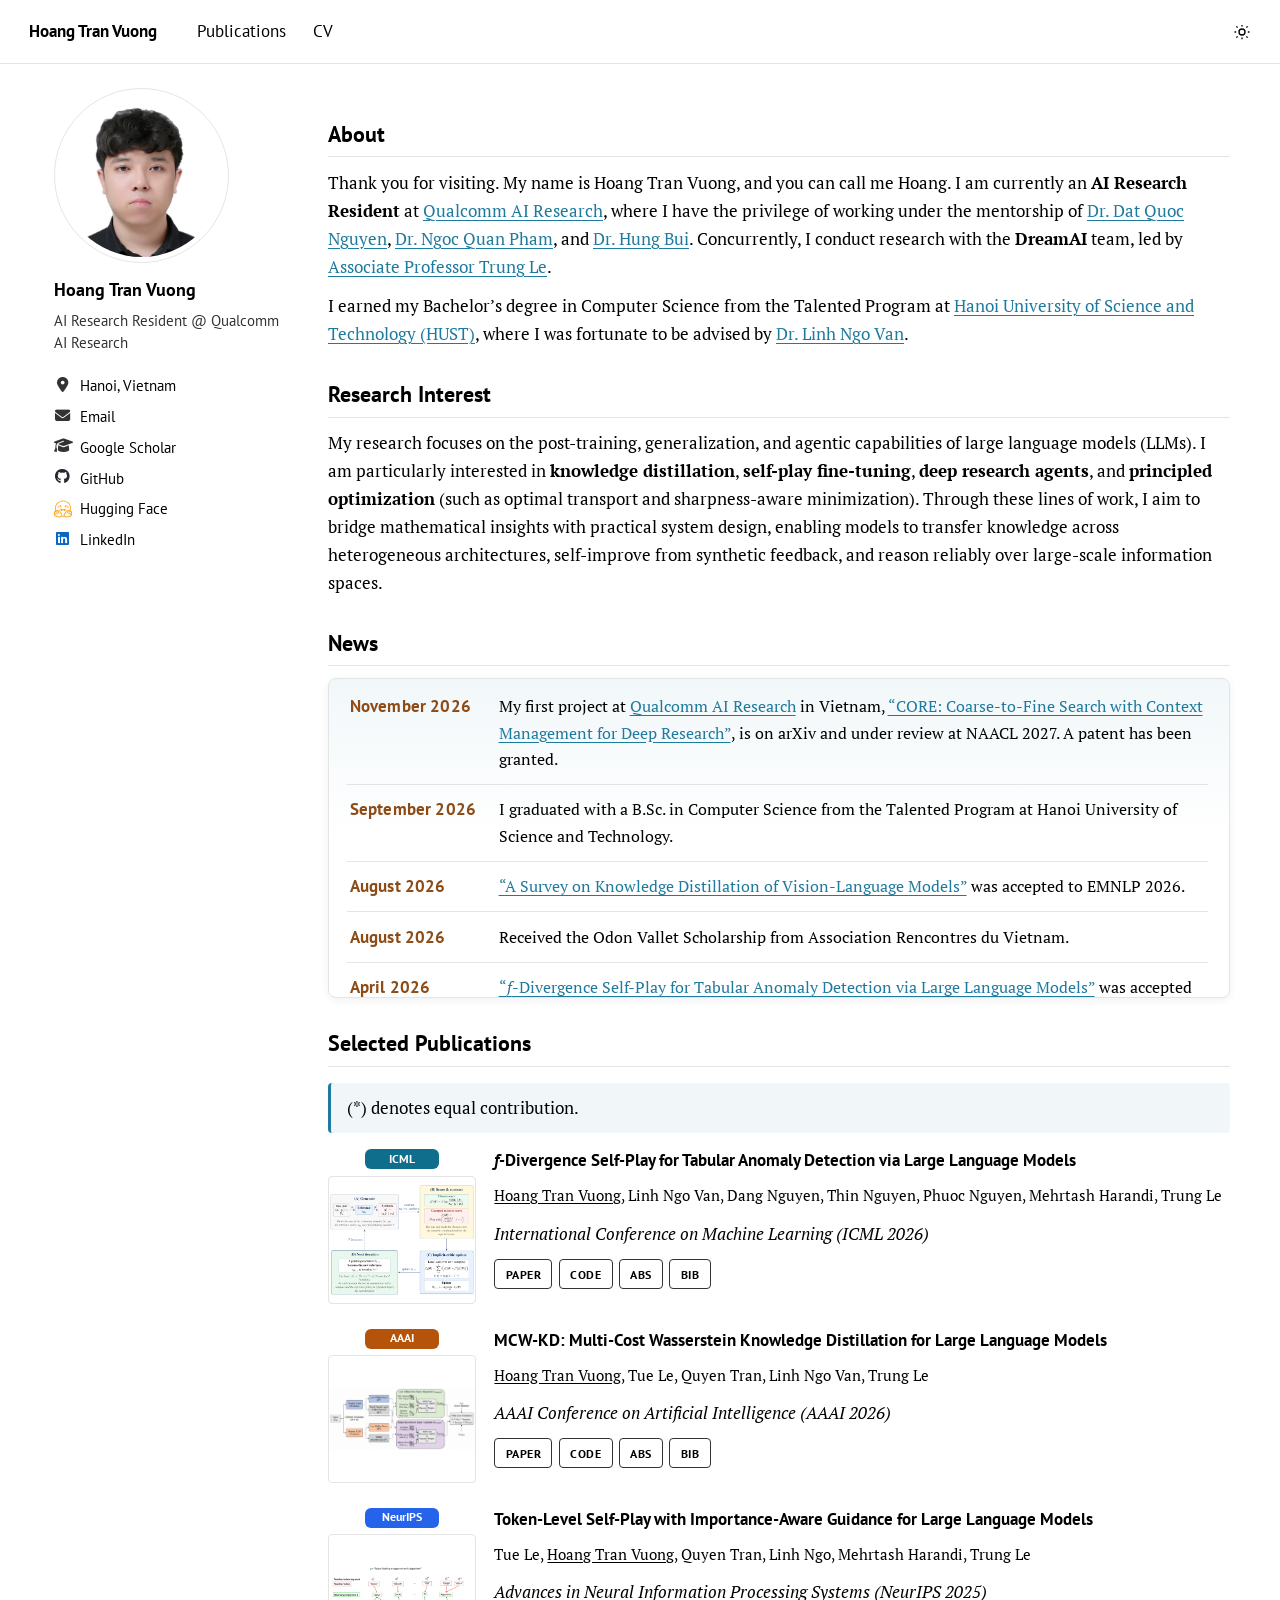
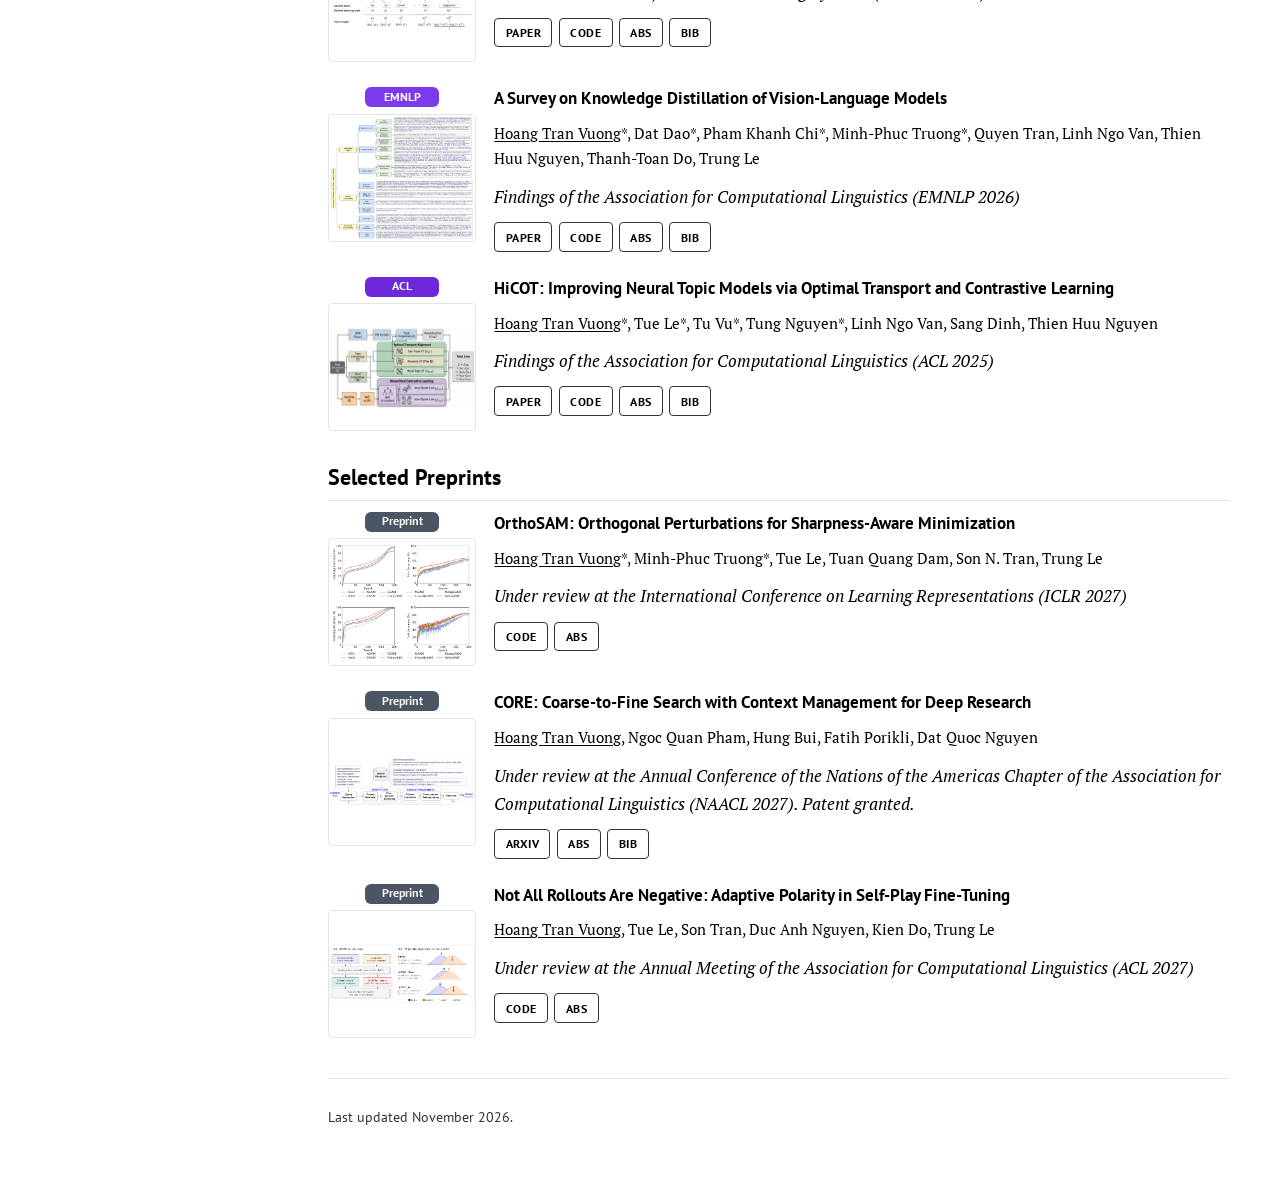
<file: index.html>
<!doctype html>
<html lang="en">
  <head>
    <meta charset="utf-8" />
    <meta name="viewport" content="width=device-width, initial-scale=1" />
    <title>Hoang Tran Vuong</title>
    <meta
      name="description"
      content="Hoang Tran Vuong is an AI Research Resident at Qualcomm AI Research. He works on knowledge distillation, self-play, and language-model agents."
    />
    <meta name="author" content="Hoang Tran Vuong" />
    <meta name="color-scheme" content="light dark" />
    <link rel="canonical" href="https://hoangtran223.github.io/" />
    <link rel="icon" href="images/favicon.svg" type="image/svg+xml" />
    <script>
      (() => {
        try {
          const saved = localStorage.getItem("site-theme");
          const prefersDark = window.matchMedia("(prefers-color-scheme: dark)").matches;
          if ((saved || (prefersDark ? "dark" : "light")) === "dark") {
            document.documentElement.setAttribute("data-theme", "dark");
          }
        } catch (error) {}
      })();
    </script>
    <link rel="preconnect" href="https://fonts.googleapis.com" />
    <link rel="preconnect" href="https://fonts.gstatic.com" crossorigin />
    <link
      href="https://fonts.googleapis.com/css2?family=PT+Sans:ital,wght@0,400;0,700;1,400&family=PT+Serif:ital,wght@0,400;0,700;1,400&display=swap"
      rel="stylesheet"
    />
    <link
      rel="stylesheet"
      href="https://cdnjs.cloudflare.com/ajax/libs/font-awesome/6.5.2/css/all.min.css"
    />
    <link rel="stylesheet" href="css/styles.css" />
  </head>
  <body>
    <a class="skip-link" href="#main">Skip to content</a>
    <header class="masthead">
      <div class="masthead__inner">
        <nav aria-label="Primary">
          <a class="brand" href="./">Hoang Tran Vuong</a>
          <a href="publications/">Publications</a>
          <a href="cv/">CV</a>
          <button class="theme-btn" id="theme-toggle" type="button" aria-label="Switch to dark mode">
            <svg class="ic-sun" viewBox="0 0 24 24" aria-hidden="true">
              <circle cx="12" cy="12" r="4" />
              <path d="M12 2.5v2.2M12 19.3v2.2M4.2 12H2M22 12h-2.2M6.1 6.1 4.5 4.5M19.5 19.5l-1.6-1.6M17.9 6.1l1.6-1.6M4.5 19.5l1.6-1.6" />
            </svg>
            <svg class="ic-moon" viewBox="0 0 24 24" aria-hidden="true">
              <path d="M20 14.5A8.2 8.2 0 0 1 9.5 4 8.2 8.2 0 1 0 20 14.5Z" />
            </svg>
          </button>
        </nav>
      </div>
    </header>

    <div class="layout">
      <aside class="sidebar" aria-label="Profile">
        <div class="author__avatar">
          <!-- Replace images/profile.jpg when you have a portrait. -->
          <img src="Photo-4x6.jpg" alt="Hoang Tran Vuong" />
        </div>
        <div class="author__content">
          <h3 class="author__name">Hoang Tran Vuong</h3>
          <p class="author__bio">AI Research Resident @ Qualcomm AI Research</p>
        </div>
        <div class="author__urls-wrapper">
          <button class="follow-btn" id="follow-btn" type="button" aria-expanded="false" aria-controls="author-links">
            Follow
          </button>
          <ul class="author__urls" id="author-links">
            <li class="static-row"><i class="fa-solid fa-location-dot" aria-hidden="true"></i><span>Hanoi, Vietnam</span></li>
            <li>
              <a href="mailto:tranvuonghoang208@gmail.com"><i class="fa-solid fa-envelope" aria-hidden="true"></i>Email</a>
            </li>
            <li>
              <a href="https://scholar.google.com/citations?user=Ep7aknoAAAAJ&amp;hl=en" target="_blank" rel="noopener"><i class="fa-solid fa-graduation-cap" aria-hidden="true"></i>Google Scholar</a>
            </li>
            <li>
              <a href="https://github.com/HoangTran223" target="_blank" rel="noopener"><i class="fa-brands fa-github" aria-hidden="true"></i>GitHub</a>
            </li>
            <li>
              <a href="https://huggingface.co/HoangTran223" target="_blank" rel="noopener"><span class="icon-hf" aria-hidden="true"></span>Hugging Face</a>
            </li>
            <li>
              <a href="https://www.linkedin.com/in/tranvuonghoang/" target="_blank" rel="noopener"><i class="fa-brands fa-linkedin" aria-hidden="true"></i>LinkedIn</a>
            </li>
          </ul>
        </div>
      </aside>

      <main class="page" id="main">
        <h2>About</h2>
        <p>
          Thank you for visiting. My name is Hoang Tran Vuong, and you can call me Hoang.
          I am currently an <strong>AI Research Resident</strong> at
          <a href="https://www.qualcomm.com/research/artificial-intelligence" target="_blank" rel="noopener">Qualcomm AI Research</a>,
          where I have the privilege of working under the mentorship of
          <a href="https://scholar.google.com/citations?user=HVl7vyEAAAAJ&amp;hl=en" target="_blank" rel="noopener">Dr. Dat Quoc Nguyen</a>,
          <a href="https://scholar.google.com/citations?user=AzzJssIAAAAJ&amp;hl=en" target="_blank" rel="noopener">Dr. Ngoc Quan Pham</a>, and
          <a href="https://scholar.google.com/citations?user=mDLwSZAAAAAJ&amp;hl=en" target="_blank" rel="noopener">Dr. Hung Bui</a>.
          Concurrently, I conduct research with the <strong>DreamAI</strong> team, led by
          <a href="https://scholar.google.com/citations?user=gysdMxwAAAAJ&amp;hl=en" target="_blank" rel="noopener">Associate Professor Trung Le</a>.
        </p>
        <p>
          I earned my Bachelor’s degree in Computer Science from the Talented Program at
          <a href="https://hust.edu.vn/" target="_blank" rel="noopener">Hanoi University of Science and Technology (HUST)</a>,
          where I was fortunate to be advised by
          <a href="https://scholar.google.com/citations?user=tZ78MoQAAAAJ&amp;hl=en" target="_blank" rel="noopener">Dr. Linh Ngo Van</a>.
        </p>

        <h2>Research Interest</h2>
        <p>
          My research focuses on the post-training, generalization, and agentic capabilities of large language models (LLMs).
          I am particularly interested in <strong>knowledge distillation</strong>, <strong>self-play fine-tuning</strong>, <strong>deep research agents</strong>, and <strong>principled optimization</strong> (such as optimal transport and sharpness-aware minimization).
          Through these lines of work, I aim to bridge mathematical insights with practical system design, enabling models to transfer knowledge across heterogeneous architectures, self-improve from synthetic feedback, and reason reliably over large-scale information spaces.
        </p>

        <h2>News</h2>
        <div class="news-scroll">
          <ul>
            <li><span class="news-date">November 2026</span><span class="news-body">My first project at <a href="https://www.qualcomm.com/research/artificial-intelligence" target="_blank" rel="noopener">Qualcomm AI Research</a> in Vietnam, <a href="https://arxiv.org/abs/2611.07859v1" target="_blank" rel="noopener">“CORE: Coarse-to-Fine Search with Context Management for Deep Research”</a>, is on arXiv and under review at NAACL 2027. A patent has been granted.</span></li>
            <li><span class="news-date">September 2026</span><span class="news-body">I graduated with a B.Sc. in Computer Science from the Talented Program at Hanoi University of Science and Technology.</span></li>
            <li><span class="news-date">August 2026</span><span class="news-body"><a href="https://aclanthology.org/2026.findings-emnlp.180/" target="_blank" rel="noopener">“A Survey on Knowledge Distillation of Vision-Language Models”</a> was accepted to EMNLP 2026.</span></li>
            <li><span class="news-date">August 2026</span><span class="news-body">Received the Odon Vallet Scholarship from Association Rencontres du Vietnam.</span></li>
            <li><span class="news-date">April 2026</span><span class="news-body"><a href="https://icml.cc/virtual/2026/poster/63240" target="_blank" rel="noopener">“<i>f</i>-Divergence Self-Play for Tabular Anomaly Detection via Large Language Models”</a> was accepted to ICML 2026.</span></li>
            <li><span class="news-date">March 2026</span><span class="news-body">Joined <a href="https://www.qualcomm.com/research/artificial-intelligence" target="_blank" rel="noopener">Qualcomm AI Research</a> in Vietnam as an AI Research Resident, mentored by <a href="https://scholar.google.com/citations?user=HVl7vyEAAAAJ&amp;hl=en" target="_blank" rel="noopener">Dr. Dat Quoc Nguyen</a>, <a href="https://scholar.google.com/citations?user=AzzJssIAAAAJ&amp;hl=en" target="_blank" rel="noopener">Dr. Ngoc Quan Pham</a>, and <a href="https://scholar.google.com/citations?user=mDLwSZAAAAAJ&amp;hl=en" target="_blank" rel="noopener">Dr. Hung Bui</a>.</span></li>
            <li><span class="news-date">December 2025</span><span class="news-body"><a href="https://doi.org/10.1016/j.neucom.2025.132530" target="_blank" rel="noopener">“A Framework for Neural Topic Modeling using Hierarchical Clustering and Contrastive Learning with Optimal Transport”</a> was accepted to Neurocomputing.</span></li>
            <li><span class="news-date">November 2025</span><span class="news-body"><a href="https://doi.org/10.1609/aaai.v40i39.40619" target="_blank" rel="noopener">“MCW-KD: Multi-Cost Wasserstein Knowledge Distillation for Large Language Models”</a> was accepted to AAAI 2026.</span></li>
            <li><span class="news-date">November 2025</span><span class="news-body">Started as an AI Researcher at DreamAI Team.</span></li>
            <li><span class="news-date">May 2025</span><span class="news-body"><a href="https://aclanthology.org/2025.findings-acl.715/" target="_blank" rel="noopener">“HiCOT: Improving Neural Topic Models via Optimal Transport and Contrastive Learning”</a> was accepted to ACL 2025.</span></li>
            <li><span class="news-date">September 2025</span><span class="news-body"><a href="https://neurips.cc/virtual/2025/loc/san-diego/poster/120030" target="_blank" rel="noopener">“Token-Level Self-Play with Importance-Aware Guidance for Large Language Models”</a> was accepted to NeurIPS 2025.</span></li>
            <li><span class="news-date">August 2025</span><span class="news-body"><a href="https://aclanthology.org/2025.findings-emnlp.9/" target="_blank" rel="noopener">“Multi-Surrogate-Objective Optimization for Neural Topic Models”</a> was accepted to EMNLP 2025.</span></li>
            <li><span class="news-date">May 2025</span><span class="news-body">Started a research collaboration with <a href="https://scholar.google.com/citations?user=gysdMxwAAAAJ&amp;hl=en" target="_blank" rel="noopener">Associate Professor Trung Le</a>, Faculty of Information Technology, Monash University.</span></li>
            <li><span class="news-date">March 2025</span><span class="news-body">Joined <a href="https://zenai.vn/" target="_blank" rel="noopener">ZenAI</a> as an AI Intern. ZenAI builds production generative-AI systems, from image generation and LLM applications to computer vision, and ships them to millions of users.</span></li>
            <li><span class="news-date">January 2025</span><span class="news-body"><a href="https://aclanthology.org/2025.naacl-long.231/" target="_blank" rel="noopener">“Sharpness-Aware Minimization for Topic Models with High-Quality Document Representations”</a> was accepted to NAACL 2025.</span></li>
            <li><span class="news-date">December 2024</span><span class="news-body">Received the Best of MB Chasing Scholarship from MB Bank.</span></li>
            <li><span class="news-date">July 2024</span><span class="news-body">Joined the Continual Learning group under the supervision of <a href="https://scholar.google.com/citations?user=tZ78MoQAAAAJ&amp;hl=en" target="_blank" rel="noopener">Dr. Linh Ngo Van</a>, Lecturer at Hanoi University of Science and Technology.</span></li>
            <li><span class="news-date">February 2024</span><span class="news-body">I started my research at the Data Science Laboratory, Hanoi University of Science and Technology, under the supervision of <a href="https://scholar.google.com/citations?user=z2_6ZRYAAAAJ&amp;hl=en" target="_blank" rel="noopener">Associate Professor Khoat Than</a>.</span></li>
          </ul>
        </div>

        <h2>Selected Publications</h2>
        <div class="note">(*) denotes equal contribution.</div>
        <article class="paper">
          <div class="paper__fig">
            <span class="paper__tag tag-icml">ICML</span>
            <div class="paper__frame"><img src="images/papers/dispat.png" alt="" onload="this.classList.add('is-ready')" /></div>
          </div>
          <div>
            <h3 class="paper__title"><i>f</i>-Divergence Self-Play for Tabular Anomaly Detection via Large Language Models</h3>
            <p class="paper__authors"><u class="me">Hoang Tran Vuong</u>, Linh Ngo Van, Dang Nguyen, Thin Nguyen, Phuoc Nguyen, Mehrtash Harandi, Trung Le</p>
            <p class="paper__venue">International Conference on Machine Learning (ICML 2026)</p>
            <div class="paper__actions">
              <a class="badge" href="https://icml.cc/virtual/2026/poster/63240" target="_blank" rel="noopener">paper</a>
              <a class="badge" href="https://github.com/HoangTran223/DiSPaT" target="_blank" rel="noopener">code</a>
              <button class="badge" type="button" data-abs="dispat" aria-expanded="false">abs</button>
              <button class="badge" type="button" data-bib="dispat" aria-expanded="false">bib</button>
            </div>
          </div>
        </article>
        <article class="paper">
          <div class="paper__fig">
            <span class="paper__tag tag-aaai">AAAI</span>
            <div class="paper__frame"><img src="images/papers/AAAI_2026.png" alt="" onload="this.classList.add('is-ready')" /></div>
          </div>
          <div>
            <h3 class="paper__title">MCW-KD: Multi-Cost Wasserstein Knowledge Distillation for Large Language Models</h3>
            <p class="paper__authors"><u class="me">Hoang Tran Vuong</u>, Tue Le, Quyen Tran, Linh Ngo Van, Trung Le</p>
            <p class="paper__venue">AAAI Conference on Artificial Intelligence (AAAI 2026)</p>
            <div class="paper__actions">
              <a class="badge" href="https://ojs.aaai.org/index.php/AAAI/article/view/40619" target="_blank" rel="noopener">paper</a>
              <a class="badge" href="https://github.com/HoangTran223/MCW-KD" target="_blank" rel="noopener">code</a>
              <button class="badge" type="button" data-abs="mcw-kd" aria-expanded="false">abs</button>
              <button class="badge" type="button" data-bib="mcw-kd" aria-expanded="false">bib</button>
            </div>
          </div>
        </article>
        <article class="paper">
          <div class="paper__fig">
            <span class="paper__tag tag-neurips">NeurIPS</span>
            <div class="paper__frame"><img src="images/papers/swift.png" alt="" onload="this.classList.add('is-ready')" /></div>
          </div>
          <div>
            <h3 class="paper__title">Token-Level Self-Play with Importance-Aware Guidance for Large Language Models</h3>
            <p class="paper__authors">Tue Le, <u class="me">Hoang Tran Vuong</u>, Quyen Tran, Linh Ngo, Mehrtash Harandi, Trung Le</p>
            <p class="paper__venue">Advances in Neural Information Processing Systems (NeurIPS 2025)</p>
            <div class="paper__actions">
              <a class="badge" href="https://neurips.cc/virtual/2025/loc/san-diego/poster/120030" target="_blank" rel="noopener">paper</a>
              <a class="badge" href="https://github.com/tue09/SWIFT" target="_blank" rel="noopener">code</a>
              <button class="badge" type="button" data-abs="swift" aria-expanded="false">abs</button>
              <button class="badge" type="button" data-bib="swift" aria-expanded="false">bib</button>
            </div>
          </div>
        </article>
        <article class="paper">
          <div class="paper__fig">
            <span class="paper__tag tag-emnlp">EMNLP</span>
            <div class="paper__frame"><img src="images/papers/vlm-kd-survey.png" alt="" onload="this.classList.add('is-ready')" /></div>
          </div>
          <div>
            <h3 class="paper__title">A Survey on Knowledge Distillation of Vision-Language Models</h3>
            <p class="paper__authors"><u class="me">Hoang Tran Vuong</u>*, Dat Dao*, Pham Khanh Chi*, Minh-Phuc Truong*, Quyen Tran, Linh Ngo Van, Thien Huu Nguyen, Thanh-Toan Do, Trung Le</p>
            <p class="paper__venue">Findings of the Association for Computational Linguistics (EMNLP 2026)</p>
            <div class="paper__actions">
              <a class="badge" href="https://aclanthology.org/2026.findings-emnlp.180/" target="_blank" rel="noopener">paper</a>
              <a class="badge" href="https://github.com/HoangTran223/Awesome-Knowledge-Distillation-of-VLMs" target="_blank" rel="noopener">code</a>
              <button class="badge" type="button" data-abs="survey" aria-expanded="false">abs</button>
              <button class="badge" type="button" data-bib="survey" aria-expanded="false">bib</button>
            </div>
          </div>
        </article>
        <article class="paper">
          <div class="paper__fig">
            <span class="paper__tag tag-acl">ACL</span>
            <div class="paper__frame"><img src="images/papers/ACL_2025.jpeg" alt="" onload="this.classList.add('is-ready')" /></div>
          </div>
          <div>
            <h3 class="paper__title">HiCOT: Improving Neural Topic Models via Optimal Transport and Contrastive Learning</h3>
            <p class="paper__authors"><u class="me">Hoang Tran Vuong</u>*, Tue Le*, Tu Vu*, Tung Nguyen*, Linh Ngo Van, Sang Dinh, Thien Huu Nguyen</p>
            <p class="paper__venue">Findings of the Association for Computational Linguistics (ACL 2025)</p>
            <div class="paper__actions">
              <a class="badge" href="https://aclanthology.org/2025.findings-acl.715/" target="_blank" rel="noopener">paper</a>
              <a class="badge" href="https://github.com/HoangTran223/HiCOT" target="_blank" rel="noopener">code</a>
              <button class="badge" type="button" data-abs="hicot" aria-expanded="false">abs</button>
              <button class="badge" type="button" data-bib="hicot" aria-expanded="false">bib</button>
            </div>
          </div>
        </article>

        <h2>Selected Preprints</h2>
        <article class="paper">
          <div class="paper__fig">
            <span class="paper__tag">Preprint</span>
            <div class="paper__frame"><img src="images/papers/orthosam.png" alt="" onload="this.classList.add('is-ready')" /></div>
          </div>
          <div>
            <h3 class="paper__title">OrthoSAM: Orthogonal Perturbations for Sharpness-Aware Minimization</h3>
            <p class="paper__authors"><u class="me">Hoang Tran Vuong</u>*, Minh-Phuc Truong*, Tue Le, Tuan Quang Dam, Son N. Tran, Trung Le</p>
            <p class="paper__venue">Under review at the International Conference on Learning Representations (ICLR 2027)</p>
            <div class="paper__actions">
              <a class="badge" href="https://github.com/HoangTran223/OrthoSAM" target="_blank" rel="noopener">code</a>
              <button class="badge" type="button" data-abs="orthosam" aria-expanded="false">abs</button>
            </div>
          </div>
        </article>
        <article class="paper">
          <div class="paper__fig">
            <span class="paper__tag">Preprint</span>
            <div class="paper__frame"><img src="images/papers/core.png" alt="" onload="this.classList.add('is-ready')" /></div>
          </div>
          <div>
            <h3 class="paper__title">CORE: Coarse-to-Fine Search with Context Management for Deep Research</h3>
            <p class="paper__authors"><u class="me">Hoang Tran Vuong</u>, Ngoc Quan Pham, Hung Bui, Fatih Porikli, Dat Quoc Nguyen</p>
            <p class="paper__venue">Under review at the Annual Conference of the Nations of the Americas Chapter of the Association for Computational Linguistics (NAACL 2027). Patent granted.</p>
            <div class="paper__actions">
              <a class="badge" href="https://arxiv.org/abs/2611.07859v1" target="_blank" rel="noopener">arXiv</a>
              <button class="badge" type="button" data-abs="core" aria-expanded="false">abs</button>
              <button class="badge" type="button" data-bib="core" aria-expanded="false">bib</button>
            </div>
          </div>
        </article>
        <article class="paper">
          <div class="paper__fig">
            <span class="paper__tag">Preprint</span>
            <div class="paper__frame"><img src="images/papers/rollouts.png" alt="" onload="this.classList.add('is-ready')" /></div>
          </div>
          <div>
            <h3 class="paper__title">Not All Rollouts Are Negative: Adaptive Polarity in Self-Play Fine-Tuning</h3>
            <p class="paper__authors"><u class="me">Hoang Tran Vuong</u>, Tue Le, Son Tran, Duc Anh Nguyen, Kien Do, Trung Le</p>
            <p class="paper__venue">Under review at the Annual Meeting of the Association for Computational Linguistics (ACL 2027)</p>
            <div class="paper__actions">
              <a class="badge" href="https://github.com/HoangTran223/APSP" target="_blank" rel="noopener">code</a>
              <button class="badge" type="button" data-abs="rollouts" aria-expanded="false">abs</button>
            </div>
          </div>
        </article>

        <footer class="site-footer"><p>Last updated November 2026.</p></footer>
      </main>
    </div>
    <script src="js/site.js"></script>
  </body>
</html>
</file>
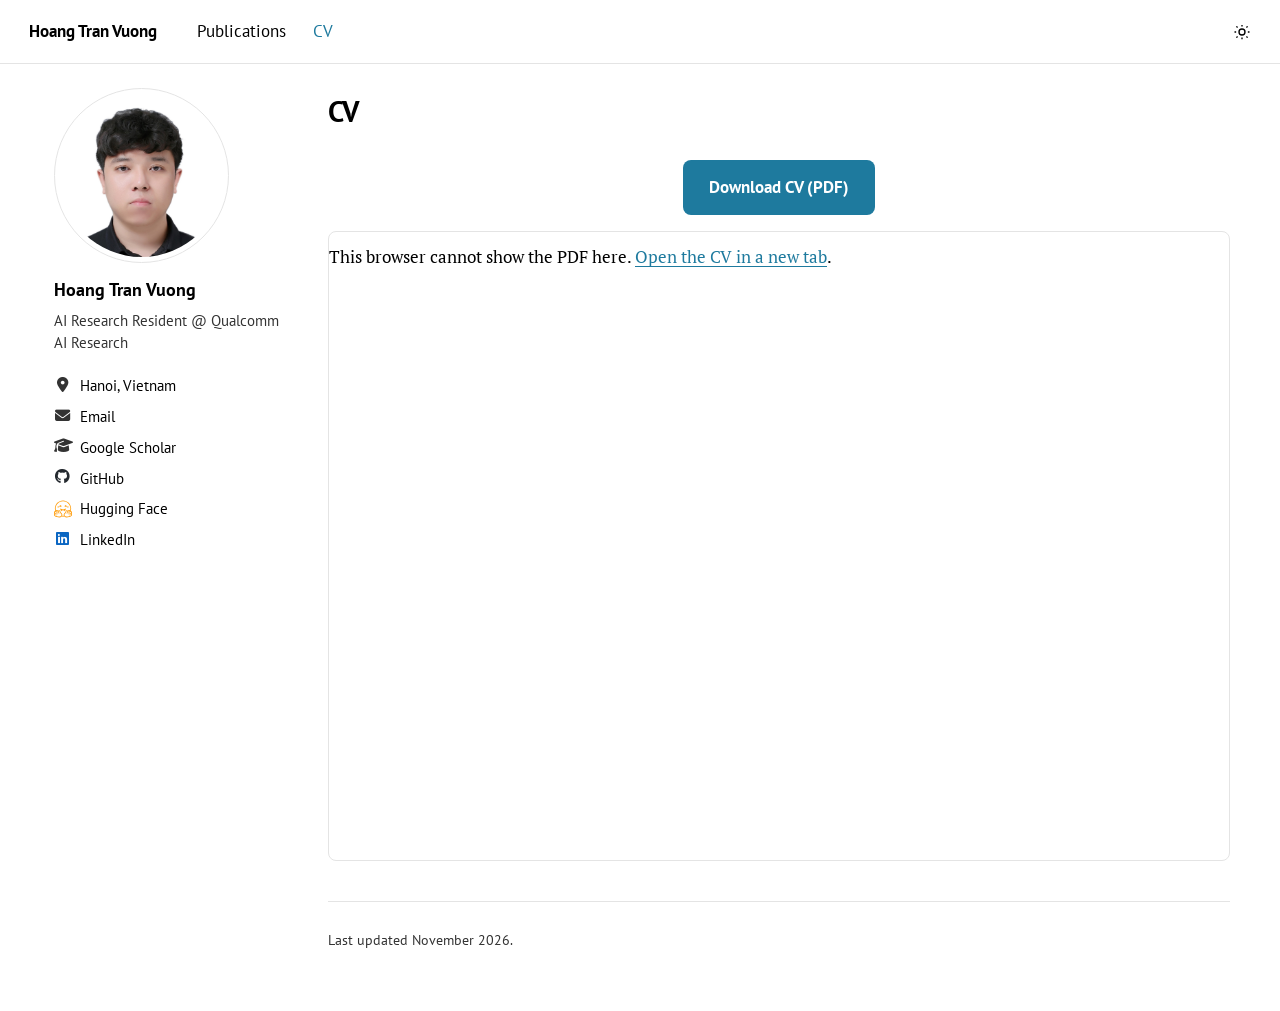
<file: cv/index.html>
<!doctype html>
<html lang="en">
  <head>
    <meta charset="utf-8" />
    <meta name="viewport" content="width=device-width, initial-scale=1" />
    <title>CV - Hoang Tran Vuong</title>
    <meta name="description" content="Curriculum vitae of Hoang Tran Vuong." />
    <meta name="color-scheme" content="light dark" />
    <link rel="icon" href="../images/favicon.svg" type="image/svg+xml" />
    <script>
      (() => {
        try {
          const saved = localStorage.getItem("site-theme");
          const prefersDark = window.matchMedia("(prefers-color-scheme: dark)").matches;
          if ((saved || (prefersDark ? "dark" : "light")) === "dark") {
            document.documentElement.setAttribute("data-theme", "dark");
          }
        } catch (error) {}
      })();
    </script>
    <link rel="preconnect" href="https://fonts.googleapis.com" />
    <link rel="preconnect" href="https://fonts.gstatic.com" crossorigin />
    <link
      href="https://fonts.googleapis.com/css2?family=PT+Sans:ital,wght@0,400;0,700;1,400&family=PT+Serif:ital,wght@0,400;0,700;1,400&display=swap"
      rel="stylesheet"
    />
    <link
      rel="stylesheet"
      href="https://cdnjs.cloudflare.com/ajax/libs/font-awesome/6.5.2/css/all.min.css"
    />
    <link rel="stylesheet" href="../css/styles.css" />
  </head>
  <body>
    <a class="skip-link" href="#main">Skip to content</a>
    <header class="masthead">
      <div class="masthead__inner">
        <nav aria-label="Primary">
          <a class="brand" href="../">Hoang Tran Vuong</a>
          <a href="../publications/">Publications</a>
          <a class="is-active" href="./" aria-current="page">CV</a>
          <button class="theme-btn" id="theme-toggle" type="button" aria-label="Switch to dark mode">
            <svg class="ic-sun" viewBox="0 0 24 24" aria-hidden="true">
              <circle cx="12" cy="12" r="4" />
              <path d="M12 2.5v2.2M12 19.3v2.2M4.2 12H2M22 12h-2.2M6.1 6.1 4.5 4.5M19.5 19.5l-1.6-1.6M17.9 6.1l1.6-1.6M4.5 19.5l1.6-1.6" />
            </svg>
            <svg class="ic-moon" viewBox="0 0 24 24" aria-hidden="true">
              <path d="M20 14.5A8.2 8.2 0 0 1 9.5 4 8.2 8.2 0 1 0 20 14.5Z" />
            </svg>
          </button>
        </nav>
      </div>
    </header>

    <div class="layout">
      <aside class="sidebar" aria-label="Profile">
        <div class="author__avatar">
          <img src="../Photo-4x6.jpg" alt="Hoang Tran Vuong" />
        </div>
        <div class="author__content">
          <h3 class="author__name">Hoang Tran Vuong</h3>
          <p class="author__bio">AI Research Resident @ Qualcomm AI Research</p>
        </div>
        <div class="author__urls-wrapper">
          <button class="follow-btn" id="follow-btn" type="button" aria-expanded="false" aria-controls="author-links">
            Follow
          </button>
          <ul class="author__urls" id="author-links">
            <li class="static-row"><i class="fa-solid fa-location-dot" aria-hidden="true"></i><span>Hanoi, Vietnam</span></li>
            <li><a href="mailto:tranvuonghoang208@gmail.com"><i class="fa-solid fa-envelope" aria-hidden="true"></i>Email</a></li>
            <li><a href="https://scholar.google.com/citations?user=Ep7aknoAAAAJ&amp;hl=en" target="_blank" rel="noopener"><i class="fa-solid fa-graduation-cap" aria-hidden="true"></i>Google Scholar</a></li>
            <li><a href="https://github.com/HoangTran223" target="_blank" rel="noopener"><i class="fa-brands fa-github" aria-hidden="true"></i>GitHub</a></li>
            <li><a href="https://huggingface.co/HoangTran223" target="_blank" rel="noopener"><span class="icon-hf" aria-hidden="true"></span>Hugging Face</a></li>
            <li><a href="https://www.linkedin.com/in/tranvuonghoang/" target="_blank" rel="noopener"><i class="fa-brands fa-linkedin" aria-hidden="true"></i>LinkedIn</a></li>
          </ul>
        </div>
      </aside>

      <main class="page" id="main">
        <h1>CV</h1>
        <div class="cv-download">
          <a class="button" href="../CV.pdf" target="_blank" rel="noopener">Download CV (PDF)</a>
        </div>
        <div class="cv-frame">
          <object data="../CV.pdf#view=FitH" type="application/pdf" aria-label="CV PDF preview">
            <p>
              This browser cannot show the PDF here.
              <a href="../CV.pdf" target="_blank" rel="noopener">Open the CV in a new tab</a>.
            </p>
          </object>
        </div>
        <footer class="site-footer"><p>Last updated November 2026.</p></footer>
      </main>
    </div>
    <script src="../js/site.js"></script>
  </body>
</html>
</file>
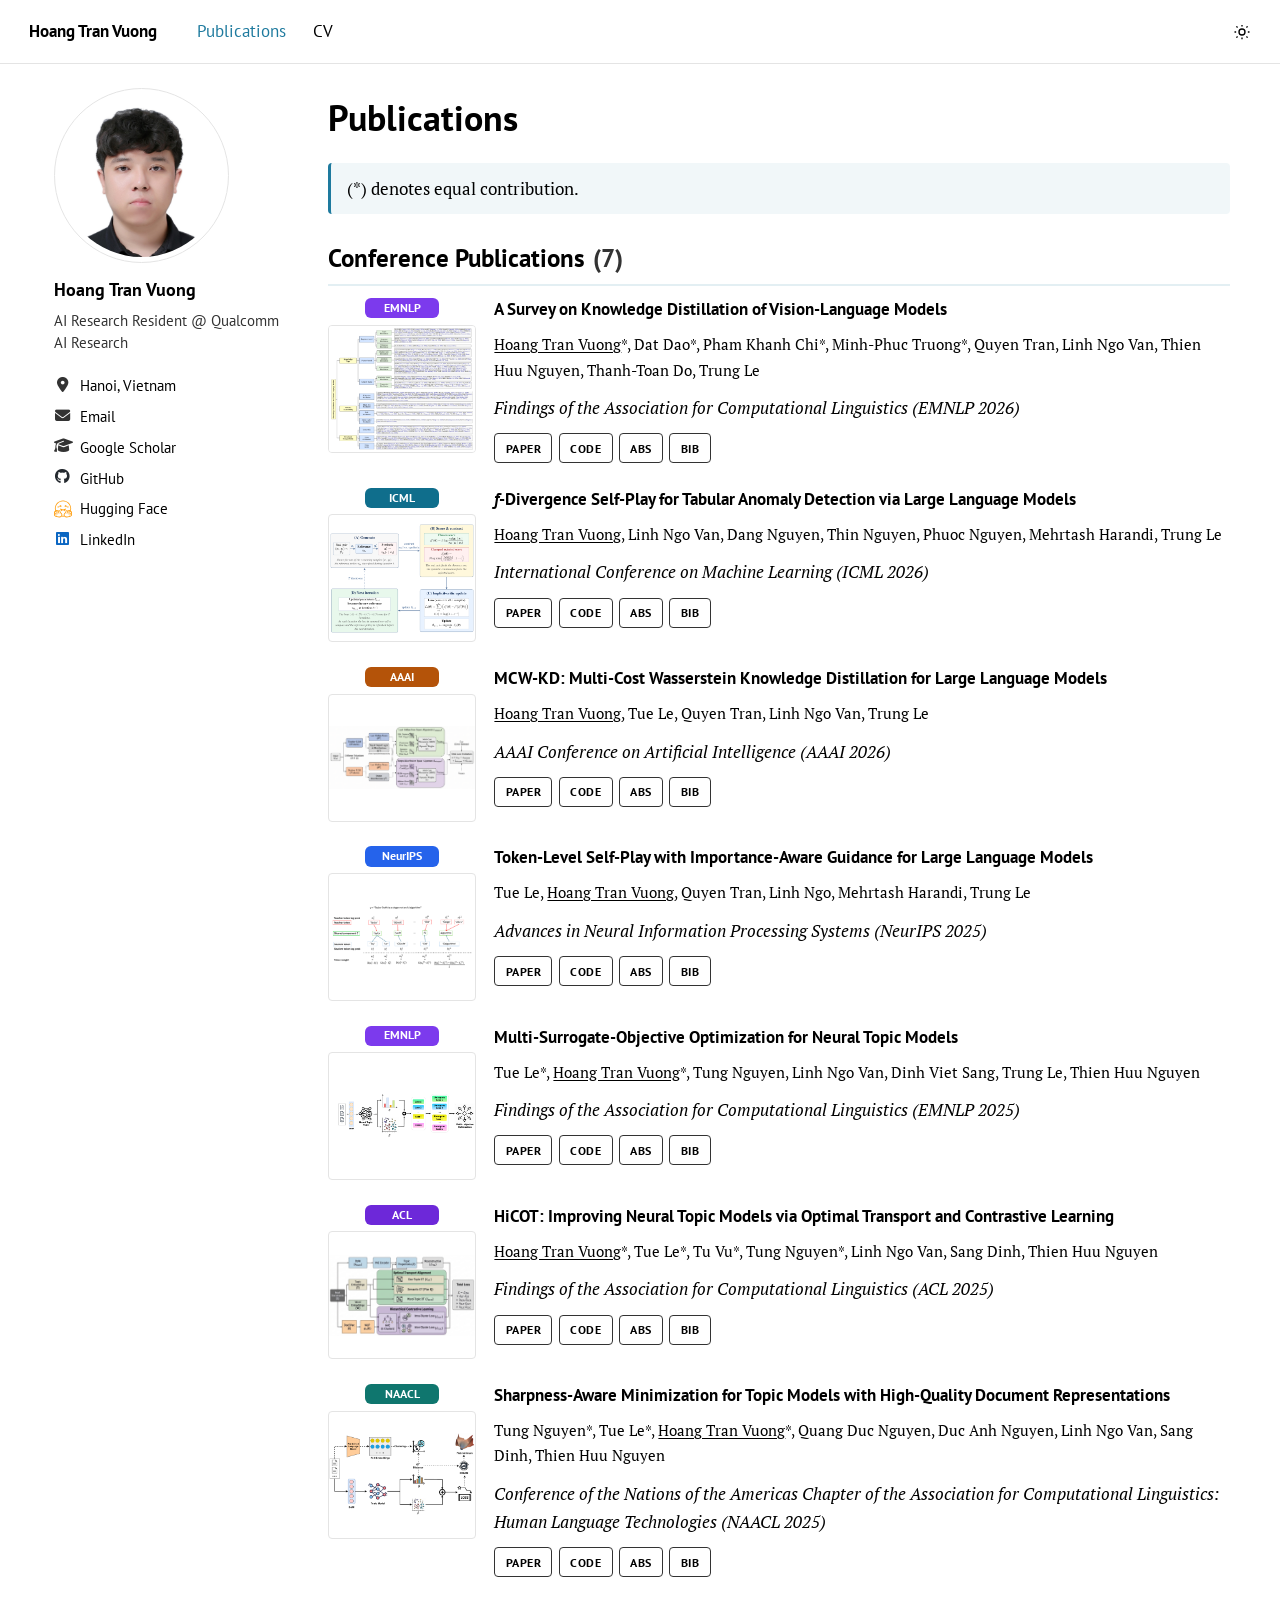
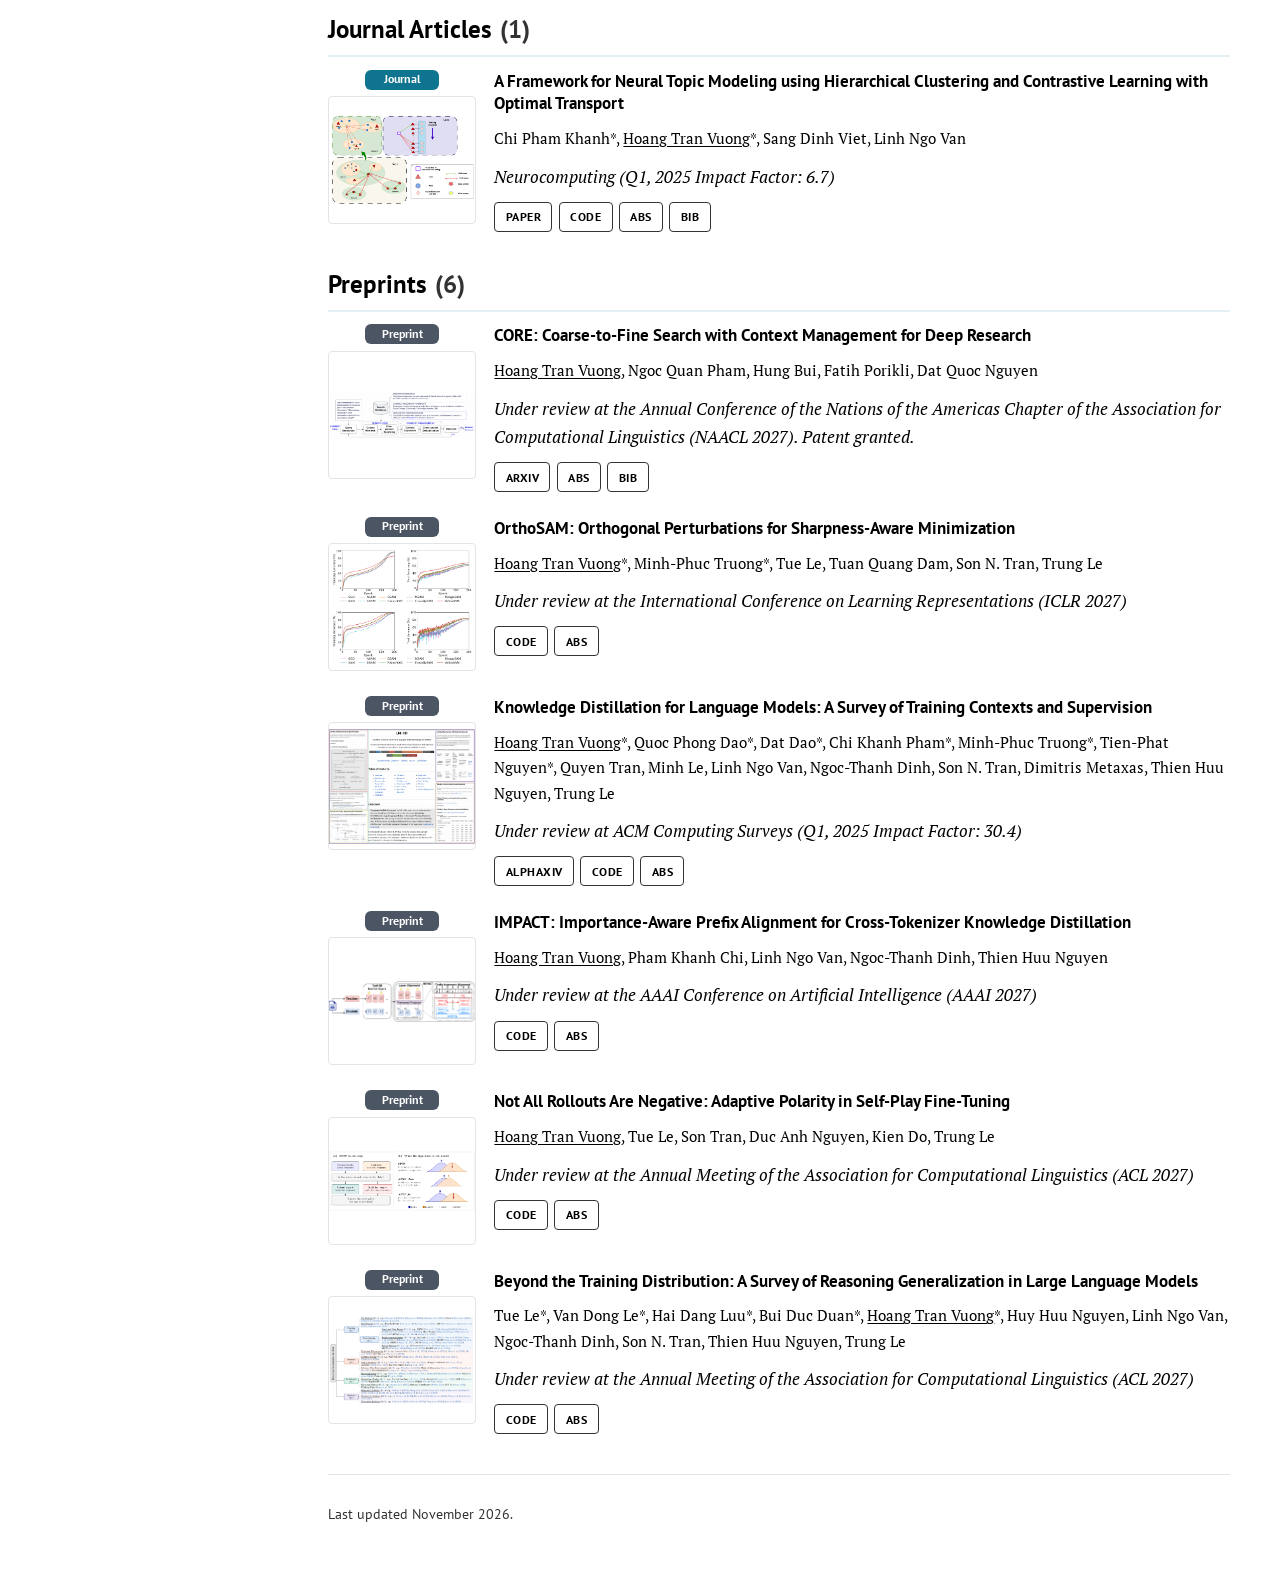
<file: publications/index.html>
<!doctype html>
<html lang="en">
  <head>
    <meta charset="utf-8" />
    <meta name="viewport" content="width=device-width, initial-scale=1" />
    <title>Publications - Hoang Tran Vuong</title>
    <meta name="description" content="Publications of Hoang Tran Vuong." />
    <meta name="color-scheme" content="light dark" />
    <link rel="icon" href="../images/favicon.svg" type="image/svg+xml" />
    <script>
      (() => {
        try {
          const saved = localStorage.getItem("site-theme");
          const prefersDark = window.matchMedia("(prefers-color-scheme: dark)").matches;
          if ((saved || (prefersDark ? "dark" : "light")) === "dark") {
            document.documentElement.setAttribute("data-theme", "dark");
          }
        } catch (error) {}
      })();
    </script>
    <link rel="preconnect" href="https://fonts.googleapis.com" />
    <link rel="preconnect" href="https://fonts.gstatic.com" crossorigin />
    <link
      href="https://fonts.googleapis.com/css2?family=PT+Sans:ital,wght@0,400;0,700;1,400&family=PT+Serif:ital,wght@0,400;0,700;1,400&display=swap"
      rel="stylesheet"
    />
    <link
      rel="stylesheet"
      href="https://cdnjs.cloudflare.com/ajax/libs/font-awesome/6.5.2/css/all.min.css"
    />
    <link rel="stylesheet" href="../css/styles.css" />
  </head>
  <body>
    <a class="skip-link" href="#main">Skip to content</a>
    <header class="masthead">
      <div class="masthead__inner">
        <nav aria-label="Primary">
          <a class="brand" href="../">Hoang Tran Vuong</a>
          <a class="is-active" href="./" aria-current="page">Publications</a>
          <a href="../cv/">CV</a>
          <button class="theme-btn" id="theme-toggle" type="button" aria-label="Switch to dark mode">
            <svg class="ic-sun" viewBox="0 0 24 24" aria-hidden="true">
              <circle cx="12" cy="12" r="4" />
              <path d="M12 2.5v2.2M12 19.3v2.2M4.2 12H2M22 12h-2.2M6.1 6.1 4.5 4.5M19.5 19.5l-1.6-1.6M17.9 6.1l1.6-1.6M4.5 19.5l1.6-1.6" />
            </svg>
            <svg class="ic-moon" viewBox="0 0 24 24" aria-hidden="true">
              <path d="M20 14.5A8.2 8.2 0 0 1 9.5 4 8.2 8.2 0 1 0 20 14.5Z" />
            </svg>
          </button>
        </nav>
      </div>
    </header>

    <div class="layout">
      <aside class="sidebar" aria-label="Profile">
        <div class="author__avatar">
          <img src="../Photo-4x6.jpg" alt="Hoang Tran Vuong" />
        </div>
        <div class="author__content">
          <h3 class="author__name">Hoang Tran Vuong</h3>
          <p class="author__bio">AI Research Resident @ Qualcomm AI Research</p>
        </div>
        <div class="author__urls-wrapper">
          <button class="follow-btn" id="follow-btn" type="button" aria-expanded="false" aria-controls="author-links">
            Follow
          </button>
          <ul class="author__urls" id="author-links">
            <li class="static-row"><i class="fa-solid fa-location-dot" aria-hidden="true"></i><span>Hanoi, Vietnam</span></li>
            <li><a href="mailto:tranvuonghoang208@gmail.com"><i class="fa-solid fa-envelope" aria-hidden="true"></i>Email</a></li>
            <li><a href="https://scholar.google.com/citations?user=Ep7aknoAAAAJ&amp;hl=en" target="_blank" rel="noopener"><i class="fa-solid fa-graduation-cap" aria-hidden="true"></i>Google Scholar</a></li>
            <li><a href="https://github.com/HoangTran223" target="_blank" rel="noopener"><i class="fa-brands fa-github" aria-hidden="true"></i>GitHub</a></li>
            <li><a href="https://huggingface.co/HoangTran223" target="_blank" rel="noopener"><span class="icon-hf" aria-hidden="true"></span>Hugging Face</a></li>
            <li><a href="https://www.linkedin.com/in/tranvuonghoang/" target="_blank" rel="noopener"><i class="fa-brands fa-linkedin" aria-hidden="true"></i>LinkedIn</a></li>
          </ul>
        </div>
      </aside>

      <main class="page" id="main">
        <h1 class="page-title">Publications</h1>
        <div class="note">(*) denotes equal contribution.</div>

        <section class="pub-section">
          <div class="pub-section__header">
            <h2>Conference Publications</h2>
            <span class="pub-section__count">(7)</span>
          </div>

          <article class="paper">
            <div class="paper__fig">
              <span class="paper__tag tag-emnlp">EMNLP</span>
              <div class="paper__frame"><img src="../images/papers/vlm-kd-survey.png" alt="" onload="this.classList.add('is-ready')" /></div>
            </div>
            <div>
              <h3 class="paper__title">A Survey on Knowledge Distillation of Vision-Language Models</h3>
              <p class="paper__authors"><u class="me">Hoang Tran Vuong</u>*, Dat Dao*, Pham Khanh Chi*, Minh-Phuc Truong*, Quyen Tran, Linh Ngo Van, Thien Huu Nguyen, Thanh-Toan Do, Trung Le</p>
              <p class="paper__venue">Findings of the Association for Computational Linguistics (EMNLP 2026)</p>
              <div class="paper__actions">
                <a class="badge" href="https://aclanthology.org/2026.findings-emnlp.180/" target="_blank" rel="noopener">paper</a>
                <a class="badge" href="https://github.com/HoangTran223/Awesome-Knowledge-Distillation-of-VLMs" target="_blank" rel="noopener">code</a>
                <button class="badge" type="button" data-abs="survey" aria-expanded="false">abs</button>
                <button class="badge" type="button" data-bib="survey" aria-expanded="false">bib</button>
              </div>
            </div>
          </article>

          <article class="paper">
            <div class="paper__fig">
              <span class="paper__tag tag-icml">ICML</span>
              <div class="paper__frame"><img src="../images/papers/dispat.png" alt="" onload="this.classList.add('is-ready')" /></div>
            </div>
            <div>
              <h3 class="paper__title"><i>f</i>-Divergence Self-Play for Tabular Anomaly Detection via Large Language Models</h3>
              <p class="paper__authors"><u class="me">Hoang Tran Vuong</u>, Linh Ngo Van, Dang Nguyen, Thin Nguyen, Phuoc Nguyen, Mehrtash Harandi, Trung Le</p>
              <p class="paper__venue">International Conference on Machine Learning (ICML 2026)</p>
              <div class="paper__actions">
                <a class="badge" href="https://icml.cc/virtual/2026/poster/63240" target="_blank" rel="noopener">paper</a>
                <a class="badge" href="https://github.com/HoangTran223/DiSPaT" target="_blank" rel="noopener">code</a>
                <button class="badge" type="button" data-abs="dispat" aria-expanded="false">abs</button>
                <button class="badge" type="button" data-bib="dispat" aria-expanded="false">bib</button>
              </div>
            </div>
          </article>

          <article class="paper">
            <div class="paper__fig">
              <span class="paper__tag tag-aaai">AAAI</span>
              <div class="paper__frame"><img src="../images/papers/AAAI_2026.png" alt="" onload="this.classList.add('is-ready')" /></div>
            </div>
            <div>
              <h3 class="paper__title">MCW-KD: Multi-Cost Wasserstein Knowledge Distillation for Large Language Models</h3>
              <p class="paper__authors"><u class="me">Hoang Tran Vuong</u>, Tue Le, Quyen Tran, Linh Ngo Van, Trung Le</p>
              <p class="paper__venue">AAAI Conference on Artificial Intelligence (AAAI 2026)</p>
              <div class="paper__actions">
                <a class="badge" href="https://ojs.aaai.org/index.php/AAAI/article/view/40619" target="_blank" rel="noopener">paper</a>
                <a class="badge" href="https://github.com/HoangTran223/MCW-KD" target="_blank" rel="noopener">code</a>
                <button class="badge" type="button" data-abs="mcw-kd" aria-expanded="false">abs</button>
                <button class="badge" type="button" data-bib="mcw-kd" aria-expanded="false">bib</button>
              </div>
            </div>
          </article>

          <article class="paper">
            <div class="paper__fig">
              <span class="paper__tag tag-neurips">NeurIPS</span>
              <div class="paper__frame"><img src="../images/papers/swift.png" alt="" onload="this.classList.add('is-ready')" /></div>
            </div>
            <div>
              <h3 class="paper__title">Token-Level Self-Play with Importance-Aware Guidance for Large Language Models</h3>
              <p class="paper__authors">Tue Le, <u class="me">Hoang Tran Vuong</u>, Quyen Tran, Linh Ngo, Mehrtash Harandi, Trung Le</p>
              <p class="paper__venue">Advances in Neural Information Processing Systems (NeurIPS 2025)</p>
              <div class="paper__actions">
                <a class="badge" href="https://neurips.cc/virtual/2025/loc/san-diego/poster/120030" target="_blank" rel="noopener">paper</a>
                <a class="badge" href="https://github.com/tue09/SWIFT" target="_blank" rel="noopener">code</a>
                <button class="badge" type="button" data-abs="swift" aria-expanded="false">abs</button>
                <button class="badge" type="button" data-bib="swift" aria-expanded="false">bib</button>
              </div>
            </div>
          </article>

          <article class="paper">
            <div class="paper__fig">
              <span class="paper__tag tag-emnlp">EMNLP</span>
              <div class="paper__frame"><img src="../images/papers/msoo.png" alt="" onload="this.classList.add('is-ready')" /></div>
            </div>
            <div>
              <h3 class="paper__title">Multi-Surrogate-Objective Optimization for Neural Topic Models</h3>
              <p class="paper__authors">Tue Le*, <u class="me">Hoang Tran Vuong</u>*, Tung Nguyen, Linh Ngo Van, Dinh Viet Sang, Trung Le, Thien Huu Nguyen</p>
              <p class="paper__venue">Findings of the Association for Computational Linguistics (EMNLP 2025)</p>
              <div class="paper__actions">
                <a class="badge" href="https://aclanthology.org/2025.findings-emnlp.9/" target="_blank" rel="noopener">paper</a>
                <a class="badge" href="https://github.com/tue09/MSOO" target="_blank" rel="noopener">code</a>
                <button class="badge" type="button" data-abs="msoo" aria-expanded="false">abs</button>
                <button class="badge" type="button" data-bib="msoo" aria-expanded="false">bib</button>
              </div>
            </div>
          </article>

          <article class="paper">
            <div class="paper__fig">
              <span class="paper__tag tag-acl">ACL</span>
              <div class="paper__frame"><img src="../images/papers/ACL_2025.jpeg" alt="" onload="this.classList.add('is-ready')" /></div>
            </div>
            <div>
              <h3 class="paper__title">HiCOT: Improving Neural Topic Models via Optimal Transport and Contrastive Learning</h3>
              <p class="paper__authors"><u class="me">Hoang Tran Vuong</u>*, Tue Le*, Tu Vu*, Tung Nguyen*, Linh Ngo Van, Sang Dinh, Thien Huu Nguyen</p>
              <p class="paper__venue">Findings of the Association for Computational Linguistics (ACL 2025)</p>
              <div class="paper__actions">
                <a class="badge" href="https://aclanthology.org/2025.findings-acl.715/" target="_blank" rel="noopener">paper</a>
                <a class="badge" href="https://github.com/HoangTran223/HiCOT" target="_blank" rel="noopener">code</a>
                <button class="badge" type="button" data-abs="hicot" aria-expanded="false">abs</button>
                <button class="badge" type="button" data-bib="hicot" aria-expanded="false">bib</button>
              </div>
            </div>
          </article>

          <article class="paper">
            <div class="paper__fig">
              <span class="paper__tag tag-naacl">NAACL</span>
              <div class="paper__frame"><img src="../images/papers/sam-ntm.png" alt="" onload="this.classList.add('is-ready')" /></div>
            </div>
            <div>
              <h3 class="paper__title">Sharpness-Aware Minimization for Topic Models with High-Quality Document Representations</h3>
              <p class="paper__authors">Tung Nguyen*, Tue Le*, <u class="me">Hoang Tran Vuong</u>*, Quang Duc Nguyen, Duc Anh Nguyen, Linh Ngo Van, Sang Dinh, Thien Huu Nguyen</p>
              <p class="paper__venue">Conference of the Nations of the Americas Chapter of the Association for Computational Linguistics: Human Language Technologies (NAACL 2025)</p>
              <div class="paper__actions">
                <a class="badge" href="https://aclanthology.org/2025.naacl-long.231/" target="_blank" rel="noopener">paper</a>
                <a class="badge" href="https://github.com/tue09/DREAM" target="_blank" rel="noopener">code</a>
                <button class="badge" type="button" data-abs="sam-ntm" aria-expanded="false">abs</button>
                <button class="badge" type="button" data-bib="sam-ntm" aria-expanded="false">bib</button>
              </div>
            </div>
          </article>
        </section>

        <section class="pub-section">
          <div class="pub-section__header">
            <h2>Journal Articles</h2>
            <span class="pub-section__count">(1)</span>
          </div>
          <article class="paper">
            <div class="paper__fig">
              <span class="paper__tag tag-journal">Journal</span>
              <div class="paper__frame"><img src="../images/papers/hicolt.png" alt="" onload="this.classList.add('is-ready')" /></div>
            </div>
            <div>
              <h3 class="paper__title">A Framework for Neural Topic Modeling using Hierarchical Clustering and Contrastive Learning with Optimal Transport</h3>
              <p class="paper__authors">Chi Pham Khanh*, <u class="me">Hoang Tran Vuong</u>*, Sang Dinh Viet, Linh Ngo Van</p>
              <p class="paper__venue">Neurocomputing (Q1, 2025 Impact Factor: 6.7)</p>
              <div class="paper__actions">
                <a class="badge" href="https://www.sciencedirect.com/science/article/abs/pii/S0925231225032023?via%3Dihub" target="_blank" rel="noopener">paper</a>
                <a class="badge" href="https://github.com/HoangTran223/HiCOLT" target="_blank" rel="noopener">code</a>
                <button class="badge" type="button" data-abs="hicolt" aria-expanded="false">abs</button>
                <button class="badge" type="button" data-bib="hicolt" aria-expanded="false">bib</button>
              </div>
            </div>
          </article>
        </section>

        <section class="pub-section">
          <div class="pub-section__header">
            <h2>Preprints</h2>
            <span class="pub-section__count">(6)</span>
          </div>
          <article class="paper">
            <div class="paper__fig">
              <span class="paper__tag">Preprint</span>
              <div class="paper__frame"><img src="../images/papers/core.png" alt="" onload="this.classList.add('is-ready')" /></div>
            </div>
            <div>
              <h3 class="paper__title">CORE: Coarse-to-Fine Search with Context Management for Deep Research</h3>
              <p class="paper__authors"><u class="me">Hoang Tran Vuong</u>, Ngoc Quan Pham, Hung Bui, Fatih Porikli, Dat Quoc Nguyen</p>
              <p class="paper__venue">Under review at the Annual Conference of the Nations of the Americas Chapter of the Association for Computational Linguistics (NAACL 2027). Patent granted.</p>
              <div class="paper__actions">
                <a class="badge" href="https://arxiv.org/abs/2611.07859v1" target="_blank" rel="noopener">arXiv</a>
                <button class="badge" type="button" data-abs="core" aria-expanded="false">abs</button>
                <button class="badge" type="button" data-bib="core" aria-expanded="false">bib</button>
              </div>
            </div>
          </article>
          <article class="paper">
            <div class="paper__fig">
              <span class="paper__tag">Preprint</span>
              <div class="paper__frame"><img src="../images/papers/orthosam.png" alt="" onload="this.classList.add('is-ready')" /></div>
            </div>
            <div>
              <h3 class="paper__title">OrthoSAM: Orthogonal Perturbations for Sharpness-Aware Minimization</h3>
              <p class="paper__authors"><u class="me">Hoang Tran Vuong</u>*, Minh-Phuc Truong*, Tue Le, Tuan Quang Dam, Son N. Tran, Trung Le</p>
              <p class="paper__venue">Under review at the International Conference on Learning Representations (ICLR 2027)</p>
              <div class="paper__actions">
                <a class="badge" href="https://github.com/HoangTran223/OrthoSAM" target="_blank" rel="noopener">code</a>
                <button class="badge" type="button" data-abs="orthosam" aria-expanded="false">abs</button>
              </div>
            </div>
          </article>
          <article class="paper">
            <div class="paper__fig">
              <span class="paper__tag">Preprint</span>
              <div class="paper__frame"><img src="../images/papers/kd-lm-survey.png" alt="" onload="this.classList.add('is-ready')" /></div>
            </div>
            <div>
              <h3 class="paper__title">Knowledge Distillation for Language Models: A Survey of Training Contexts and Supervision</h3>
              <p class="paper__authors"><u class="me">Hoang Tran Vuong</u>*, Quoc Phong Dao*, Dat Dao*, Chi Khanh Pham*, Minh-Phuc Truong*, Tien-Phat Nguyen*, Quyen Tran, Minh Le, Linh Ngo Van, Ngoc-Thanh Dinh, Son N. Tran, Dimitris Metaxas, Thien Huu Nguyen, Trung Le</p>
              <p class="paper__venue">Under review at ACM Computing Surveys (Q1, 2025 Impact Factor: 30.4)</p>
              <div class="paper__actions">
                <a class="badge" href="https://www.alphaxiv.org/abs/2611.language-model-distillation-training-contexts" target="_blank" rel="noopener">alphaxiv</a>
                <a class="badge" href="https://github.com/phongdq25/LM-KD" target="_blank" rel="noopener">code</a>
                <button class="badge" type="button" data-abs="kd-lm-survey" aria-expanded="false">abs</button>
              </div>
            </div>
          </article>
          <article class="paper">
            <div class="paper__fig">
              <span class="paper__tag">Preprint</span>
              <div class="paper__frame"><img src="../images/papers/impact.png" alt="" onload="this.classList.add('is-ready')" /></div>
            </div>
            <div>
              <h3 class="paper__title">IMPACT: Importance-Aware Prefix Alignment for Cross-Tokenizer Knowledge Distillation</h3>
              <p class="paper__authors"><u class="me">Hoang Tran Vuong</u>, Pham Khanh Chi, Linh Ngo Van, Ngoc-Thanh Dinh, Thien Huu Nguyen</p>
              <p class="paper__venue">Under review at the AAAI Conference on Artificial Intelligence (AAAI 2027)</p>
              <div class="paper__actions">
                <a class="badge" href="https://github.com/HoangTran223/IMPACT" target="_blank" rel="noopener">code</a>
                <button class="badge" type="button" data-abs="impact" aria-expanded="false">abs</button>
              </div>
            </div>
          </article>
          <article class="paper">
            <div class="paper__fig">
              <span class="paper__tag">Preprint</span>
              <div class="paper__frame"><img src="../images/papers/rollouts.png" alt="" onload="this.classList.add('is-ready')" /></div>
            </div>
            <div>
              <h3 class="paper__title">Not All Rollouts Are Negative: Adaptive Polarity in Self-Play Fine-Tuning</h3>
              <p class="paper__authors"><u class="me">Hoang Tran Vuong</u>, Tue Le, Son Tran, Duc Anh Nguyen, Kien Do, Trung Le</p>
              <p class="paper__venue">Under review at the Annual Meeting of the Association for Computational Linguistics (ACL 2027)</p>
              <div class="paper__actions">
                <a class="badge" href="https://github.com/HoangTran223/APSP" target="_blank" rel="noopener">code</a>
                <button class="badge" type="button" data-abs="rollouts" aria-expanded="false">abs</button>
              </div>
            </div>
          </article>
          <article class="paper">
            <div class="paper__fig">
              <span class="paper__tag">Preprint</span>
              <div class="paper__frame"><img src="../images/papers/reasoning-survey.png" alt="" onload="this.classList.add('is-ready')" /></div>
            </div>
            <div>
              <h3 class="paper__title">Beyond the Training Distribution: A Survey of Reasoning Generalization in Large Language Models</h3>
              <p class="paper__authors">Tue Le*, Van Dong Le*, Hai Dang Luu*, Bui Duc Duan*, <u class="me">Hoang Tran Vuong</u>*, Huy Huu Nguyen, Linh Ngo Van, Ngoc-Thanh Dinh, Son N. Tran, Thien Huu Nguyen, Trung Le</p>
              <p class="paper__venue">Under review at the Annual Meeting of the Association for Computational Linguistics (ACL 2027)</p>
              <div class="paper__actions">
                <a class="badge" href="https://github.com/tue09/awesome-reasoning-generalization" target="_blank" rel="noopener">code</a>
                <button class="badge" type="button" data-abs="reasoning-survey" aria-expanded="false">abs</button>
              </div>
            </div>
          </article>
        </section>

        <footer class="site-footer"><p>Last updated November 2026.</p></footer>
      </main>
    </div>
    <script src="../js/site.js"></script>
  </body>
</html>
</file>
<file: css/styles.css>
/* Academic homepage layout, after duc-anh-2002.github.io.
   Light: white background, black text. Dark: black background, white text. */

:root {
  --bg: #ffffff;
  --text: #000000;
  --text-light: #333333;
  --border: #e4e4e4;
  --link: #1e7a9e;
  --link-hover: #155f7a;
  --masthead: #000000;
  --wash: rgba(30, 122, 158, 0.06);
  --chip: rgba(30, 122, 158, 0.12);
  --shadow: 0 2px 8px rgba(0, 0, 0, 0.06);
  --footer-bg: #f4f4f4;
  --badge-green: #1f7a45;
  --badge-green-bg: rgba(70, 170, 120, 0.16);
  --news-date: #8d4b16;
  --serif: "PT Serif", Palatino, "Palatino Linotype", Georgia, serif;
  --sans: "PT Sans", "Segoe UI", Helvetica, Arial, sans-serif;
  --masthead-h: 64px;
  --sidebar-w: 250px;
}

html[data-theme="dark"] {
  --bg: #000000;
  --text: #ffffff;
  --text-light: #d6d6d6;
  --border: #2c2c2c;
  --link: #5ec8e8;
  --link-hover: #9adcf2;
  --masthead: #ffffff;
  --wash: rgba(94, 200, 232, 0.08);
  --chip: rgba(94, 200, 232, 0.16);
  --shadow: 0 2px 10px rgba(0, 0, 0, 0.45);
  --footer-bg: #000000;
  --badge-green: #8ddeb0;
  --badge-green-bg: rgba(70, 170, 120, 0.18);
  --news-date: #e7b56a;
}

* { box-sizing: border-box; }

html { scroll-behavior: smooth; }

body {
  margin: 0;
  background: var(--bg);
  color: var(--text);
  font-family: var(--serif);
  font-size: 17px;
  line-height: 1.65;
}

a {
  color: var(--link);
  text-underline-offset: 3px;
}

a:hover { color: var(--link-hover); }

img { max-width: 100%; }

.skip-link {
  position: absolute;
  left: 1rem;
  top: -4rem;
  background: var(--link);
  color: #fff;
  padding: 0.4rem 0.7rem;
  z-index: 40;
}

.skip-link:focus { top: 0.5rem; }

/* ---------- Masthead ---------- */

.masthead {
  position: fixed;
  top: 0;
  left: 0;
  right: 0;
  z-index: 20;
  height: var(--masthead-h);
  background: var(--bg);
  border-bottom: 1px solid var(--border);
}

.masthead__inner {
  max-width: 1280px;
  margin: 0 auto;
  padding: 0 1.1rem;
  height: 100%;
}

.masthead nav {
  display: flex;
  align-items: center;
  gap: 0.3rem;
  height: 100%;
  font-family: var(--sans);
}

.masthead a {
  text-decoration: none;
  color: var(--masthead);
  padding: 0.35rem 0.7rem;
  border-radius: 4px;
}

.masthead a:hover { color: var(--link); }

.brand {
  font-weight: 700;
  margin-right: 0.8rem;
  font-size: 1.05rem;
}

.masthead a.is-active {
  color: var(--link);
}

.theme-btn {
  margin-left: auto;
  display: grid;
  place-items: center;
  width: 40px;
  height: 40px;
  border: 0;
  background: transparent;
  color: var(--masthead);
  cursor: pointer;
  border-radius: 4px;
}

.theme-btn:hover { color: var(--link); }

.theme-btn svg { width: 18px; height: 18px; fill: none; stroke: currentColor; stroke-width: 1.8; }

.theme-btn .ic-moon { display: none; }

html[data-theme="dark"] .theme-btn .ic-sun { display: none; }
html[data-theme="dark"] .theme-btn .ic-moon { display: block; }

/* ---------- Sidebar ---------- */

.sidebar {
  font-family: var(--sans);
}

.author__avatar img {
  width: 175px;
  height: 175px;
  max-width: 100%;
  object-fit: cover;
  object-position: center 18%;
  border-radius: 50%;
  border: 1px solid var(--border);
  padding: 5px;
  background: var(--bg);
  display: block;
}

.author__name {
  margin: 0.7rem 0 0.35rem;
  font-size: 1.15rem;
  font-family: var(--sans);
}

.author__bio {
  margin: 0 0 1rem;
  color: var(--text-light);
  font-size: 0.95rem;
  line-height: 1.45;
}

.author__urls {
  list-style: none;
  margin: 0;
  padding: 0;
}

.author__urls a,
.author__urls .static-row {
  display: flex;
  align-items: center;
  gap: 0.55rem;
  color: var(--text);
  text-decoration: none;
  font-size: 0.95rem;
  padding: 0.18rem 0;
}

.author__urls a:hover { color: var(--link); }

.author__urls i,
.icon-hf {
  width: 1.1rem;
  height: 1.1rem;
  flex: 0 0 1.1rem;
  text-align: center;
  color: var(--text-light);
}

.author__urls .fa-github { color: #24292f; }
.author__urls .fa-linkedin { color: #0a66c2; }
.author__urls .icon-hf { color: #ff9d0b; }
html[data-theme="dark"] .author__urls .fa-github { color: #f0f6fc; }
.author__urls a:hover .fa-github,
.author__urls a:hover .fa-linkedin,
.author__urls a:hover .icon-hf { color: inherit; }

.icon-hf {
  display: inline-block;
  background: currentColor;
  -webkit-mask: url("../images/huggingface.svg") center / contain no-repeat;
  mask: url("../images/huggingface.svg") center / contain no-repeat;
}

.follow-btn {
  display: none;
  font-family: var(--sans);
  border: 1px solid var(--border);
  background: var(--bg);
  color: var(--text);
  border-radius: 4px;
  padding: 0.35rem 0.8rem;
  cursor: pointer;
}

/* ---------- Page ---------- */

.page {
  padding: calc(var(--masthead-h) + 1.6rem) 1.25rem 3rem;
}

.page h1 {
  font-family: var(--sans);
  font-size: 1.8rem;
  margin: 0 0 0.8rem;
}

.page h1.page-title {
  font-size: 2.25rem;
}

.page h2 {
  font-family: var(--sans);
  font-size: 1.35rem;
  margin: 1.8rem 0 0.7rem;
  padding-bottom: 0.25rem;
  border-bottom: 1px solid var(--border);
}

.page h3 {
  font-family: var(--sans);
  font-size: 1.08rem;
  margin: 1.25rem 0 0.35rem;
}

.page p { margin: 0.7rem 0; }

.note {
  margin: 1rem 0;
  padding: 0.7rem 1rem;
  background: var(--wash);
  border-left: 3px solid var(--link);
  border-radius: 4px;
}

.news-scroll {
  max-height: 20rem;
  overflow-y: scroll;
  scrollbar-gutter: stable;
  border: 1px solid var(--border);
  border-radius: 8px;
  padding: 0.2rem 0.35rem 0.2rem 1.1rem;
  background: linear-gradient(to bottom, var(--wash), transparent 50%);
  box-shadow: var(--shadow);
  scrollbar-width: auto;
  scrollbar-color: var(--link) var(--border);
}

.news-scroll::-webkit-scrollbar {
  width: 10px;
  display: block;
}
.news-scroll::-webkit-scrollbar-track {
  background: var(--border);
  border-radius: 8px;
}
.news-scroll::-webkit-scrollbar-thumb {
  background: var(--link);
  border: 2px solid var(--border);
  border-radius: 8px;
}

.news-scroll ul {
  list-style: none;
  margin: 0;
  padding: 0;
}

.news-scroll li {
  display: grid;
  grid-template-columns: 8.4rem minmax(0, 1fr);
  column-gap: 0.9rem;
  align-items: baseline;
  padding: 0.72rem 0.2rem;
  border-bottom: 1px solid var(--border);
  font-size: 1rem;
}

.news-scroll li:last-child { border-bottom: 0; }

.news-date {
  font-family: var(--sans);
  font-size: 1.05rem;
  font-weight: 700;
  letter-spacing: 0.01em;
  line-height: 1.35;
  color: var(--news-date);
}

.news-body { min-width: 0; }

.entry {
  margin: 1rem 0;
  padding: 1.05rem 1.15rem 1.05rem 1.25rem;
  border-left: 4px solid var(--link);
  border-radius: 4px;
  background: linear-gradient(to right, var(--wash), transparent 70%);
}

.entry__top {
  display: flex;
  justify-content: space-between;
  gap: 1rem;
  flex-wrap: wrap;
}

.entry h3 {
  margin: 0 0 0.25rem;
  font-family: var(--sans);
  font-size: 1.08rem;
}

.entry .role,
.entry .meta {
  margin: 0.15rem 0;
  color: var(--text-light);
}

.entry .when {
  text-align: right;
  color: var(--text-light);
  font-style: italic;
  white-space: nowrap;
}

.chips {
  display: flex;
  flex-wrap: wrap;
  gap: 0.4rem;
  margin-top: 0.55rem;
}

.chip {
  background: var(--link);
  color: #fff;
  border-radius: 12px;
  padding: 0.15rem 0.7rem;
  font-family: var(--sans);
  font-size: 0.82rem;
  font-weight: 700;
}

.chip.soft {
  background: var(--chip);
  color: var(--link);
}

.selected p { margin: 0.35rem 0 1.15rem; }

.paper {
  display: grid;
  grid-template-columns: 148px minmax(0, 1fr);
  gap: 0.35rem 1.15rem;
  align-items: start;
  margin: 0 0 1.55rem;
}

.paper__fig {
  display: flex;
  flex-direction: column;
  align-items: center;
  gap: 0.4rem;
}

.paper__tag {
  display: inline-block;
  min-width: 4.6rem;
  padding: 0.16rem 0.55rem;
  border-radius: 6px;
  font-family: var(--sans);
  font-size: 0.72rem;
  font-weight: 700;
  line-height: 1.3;
  text-align: center;
  color: #fff;
  background: #4b5563;
}

.tag-icml { background: #0f6e8c; }
.tag-aaai { background: #b45309; }
.tag-neurips { background: #2563eb; }
.tag-emnlp { background: #7c3aed; }
.tag-acl { background: #6d28d9; }
.tag-naacl { background: #0f766e; }
.tag-iclr { background: #c2410c; }
.tag-journal { background: #0e7490; }

.paper__frame {
  display: flex;
  align-items: center;
  justify-content: center;
  width: 148px;
  height: 128px;
  border: 1px solid var(--border);
  border-radius: 4px;
  background: #fff;
  overflow: hidden;
  line-height: 0;
}

.paper__frame img {
  display: none;
  max-width: 100%;
  max-height: 100%;
  width: auto;
  height: auto;
  object-fit: contain;
}

.paper__frame img.is-ready { display: block; }

.page .paper__title {
  margin: 0 0 0.2rem;
  padding: 0;
  border: 0;
  font-family: var(--sans);
  font-size: 1.05rem;
  font-weight: 700;
  line-height: 1.35;
}

.paper__authors {
  margin: 0.1rem 0;
  font-size: 0.96rem;
}

.paper__venue {
  margin: 0.1rem 0 0.55rem;
  font-style: italic;
}

.paper__actions {
  display: flex;
  flex-wrap: wrap;
  gap: 0.4rem;
}

.paper__actions .badge {
  border-radius: 4px;
  padding: 0.28rem 0.65rem;
  background: transparent;
  border: 1px solid var(--text-light);
  color: var(--text);
  font-size: 0.72rem;
  letter-spacing: 0.04em;
  text-transform: uppercase;
}

.paper__actions .badge:hover { border-color: var(--link); color: var(--link); }
.paper__actions .badge.is-empty,
.paper__actions .badge.is-empty:hover {
  color: var(--text-light);
  border-color: var(--border);
  cursor: default;
}

@media (max-width: 640px) {
  .paper { grid-template-columns: 96px minmax(0, 1fr); gap: 0.75rem; }
  .paper__frame { width: 96px; height: 83px; }
  .news-scroll li { grid-template-columns: 1fr; row-gap: 0.15rem; }
}

.me { text-decoration: underline; text-underline-offset: 2px; }

.paper-fig {
  display: none;
  width: min(100%, 280px);
  margin: 0.35rem 0 0.45rem;
  background: #fff;
  border: 1px solid var(--border);
  border-radius: 4px;
}

.paper-fig.is-ready { display: block; }

/* ---------- Publications ---------- */

.pub-section { margin: 1.5rem 0 2rem; }

.pub-section__header {
  display: flex;
  align-items: baseline;
  gap: 0.5rem;
  margin-bottom: 0.8rem;
  padding-bottom: 0.3rem;
  border-bottom: 2px solid var(--chip);
  font-family: var(--sans);
}

.pub-section__header h2 {
  margin: 0;
  padding: 0;
  border: 0;
  font-size: 1.55rem;
}

.pub-section__count {
  color: var(--text-light);
  font-size: 1.55rem;
  font-weight: 700;
}

.pub-card {
  display: flex;
  gap: 0.85rem;
  margin: 0 0 0.85rem;
  padding: 0.95rem 1.05rem;
  border: 1px solid var(--border);
  border-left: 4px solid var(--link);
  border-radius: 8px;
  background: linear-gradient(to right, var(--wash), transparent 62%);
}

.pub-card__index {
  flex: 0 0 1.9rem;
  width: 1.9rem;
  height: 1.9rem;
  border-radius: 50%;
  display: grid;
  place-items: center;
  background: var(--chip);
  color: var(--link);
  font-family: var(--sans);
  font-weight: 700;
  font-size: 0.85rem;
}

.pub-card__title {
  margin: 0 0 0.25rem;
  font-weight: 700;
  line-height: 1.4;
}

.pub-card__authors,
.pub-card__venue {
  margin: 0 0 0.35rem;
  color: var(--text-light);
  font-size: 0.95rem;
}

.pub-card__meta {
  display: flex;
  flex-wrap: wrap;
  gap: 0.4rem;
  align-items: center;
}

.pub-thumb {
  display: none;
  width: 112px;
  height: 78px;
  object-fit: contain;
  background: #fff;
  border: 1px solid var(--border);
  border-radius: 4px;
  flex-shrink: 0;
}

.pub-thumb.is-ready { display: block; }

.badge {
  display: inline-flex;
  align-items: center;
  padding: 0.18rem 0.7rem;
  border-radius: 20px;
  font-family: var(--sans);
  font-size: 0.78rem;
  font-weight: 700;
  text-decoration: none;
  border: 1px solid transparent;
}

.badge-blue {
  background: var(--chip);
  border-color: var(--link);
  color: var(--link);
}

.badge-green {
  background: var(--badge-green-bg);
  border-color: var(--badge-green);
  color: var(--badge-green);
}

button.badge {
  font-family: var(--sans);
  cursor: pointer;
  background: transparent;
  color: var(--text);
  border-color: var(--border);
}

button.badge[aria-expanded="true"] {
  background: var(--chip);
  border-color: var(--link);
  color: var(--link);
}

.abstract {
  margin: 0.55rem 0 0.85rem;
  padding: 0.75rem 0.95rem;
  font-size: 0.95rem;
  line-height: 1.65;
  background: var(--wash);
  border-left: 3px solid var(--link);
  border-radius: 4px;
}

.bibtex {
  margin: 0.55rem 0 0.2rem;
  padding: 0.75rem 0.9rem;
  overflow-x: auto;
  font-family: ui-monospace, SFMono-Regular, Menlo, Consolas, monospace;
  font-size: 0.78rem;
  line-height: 1.45;
  white-space: pre;
  background: var(--bg);
  color: var(--text);
  border: 1px solid var(--border);
  border-radius: 6px;
}

.venue-tag {
  display: inline-block;
  padding: 0.18rem 0.7rem;
  border-radius: 20px;
  font-family: var(--sans);
  font-size: 0.78rem;
  font-weight: 700;
  border: 1px solid var(--border);
  color: var(--text-light);
}

/* ---------- CV ---------- */

.cv-download {
  text-align: center;
  margin: 1.5rem 0 1rem;
}

.cv-download a.button {
  display: inline-block;
  padding: 0.85rem 1.6rem;
  background: var(--link);
  color: #fff;
  text-decoration: none;
  border-radius: 8px;
  font-family: var(--sans);
  font-weight: 700;
}

.cv-download a.button:hover { background: var(--link-hover); }

.cv-frame {
  border: 1px solid var(--border);
  border-radius: 8px;
  overflow: hidden;
  min-height: 70vh;
}

.cv-frame iframe,
.cv-frame object {
  width: 100%;
  height: 85vh;
  min-height: 640px;
  border: 0;
  background: #fff;
}

.site-footer {
  margin-top: 2.5rem;
  padding-top: 1rem;
  border-top: 1px solid var(--border);
  color: var(--text-light);
  font-family: var(--sans);
  font-size: 0.85rem;
}

/* ---------- Layout breakpoints ---------- */

@media (min-width: 1024px) {
  .layout {
    display: flex;
    align-items: flex-start;
    width: min(1180px, calc(100% - 4rem));
    margin: 0 auto;
    padding-top: var(--masthead-h);
  }

  .sidebar {
    position: sticky;
    top: var(--masthead-h);
    flex: 0 0 var(--sidebar-w);
    width: var(--sidebar-w);
    max-height: calc(100vh - var(--masthead-h));
    overflow: auto;
    padding: 1.5rem 1.1rem 2rem 0.25rem;
  }

  .page {
    flex: 1 1 auto;
    width: auto;
    max-width: none;
    margin: 0;
    padding: 1.5rem 0 3rem 1.75rem;
  }

  .page > * {
    width: auto;
  }
}

@media (max-width: 1023px) {
  .layout {
    padding-top: var(--masthead-h);
  }

  .sidebar {
    display: grid;
    grid-template-columns: auto 1fr;
    column-gap: 1rem;
    align-items: center;
    padding: 1rem 1.25rem 0.4rem;
  }

  .author__avatar { grid-row: 1 / span 2; }

  .author__avatar img {
    width: 84px;
    height: 84px;
    padding: 3px;
  }

  .author__name { margin-top: 0; }

  .author__bio { margin-bottom: 0.4rem; }

  .author__urls-wrapper { grid-column: 1 / -1; }

  .follow-btn { display: inline-block; margin: 0.6rem 0; }

  .author__urls {
    display: none;
    border: 1px solid var(--border);
    border-radius: 6px;
    padding: 0.6rem 0.8rem;
    margin-bottom: 0.6rem;
  }

  .author__urls.is-open { display: block; }

  .page { padding-top: 1rem; }

  .entry .when { text-align: left; white-space: normal; }

  .pub-thumb,
  .pub-thumb.is-ready { display: none; }
}
</file>
